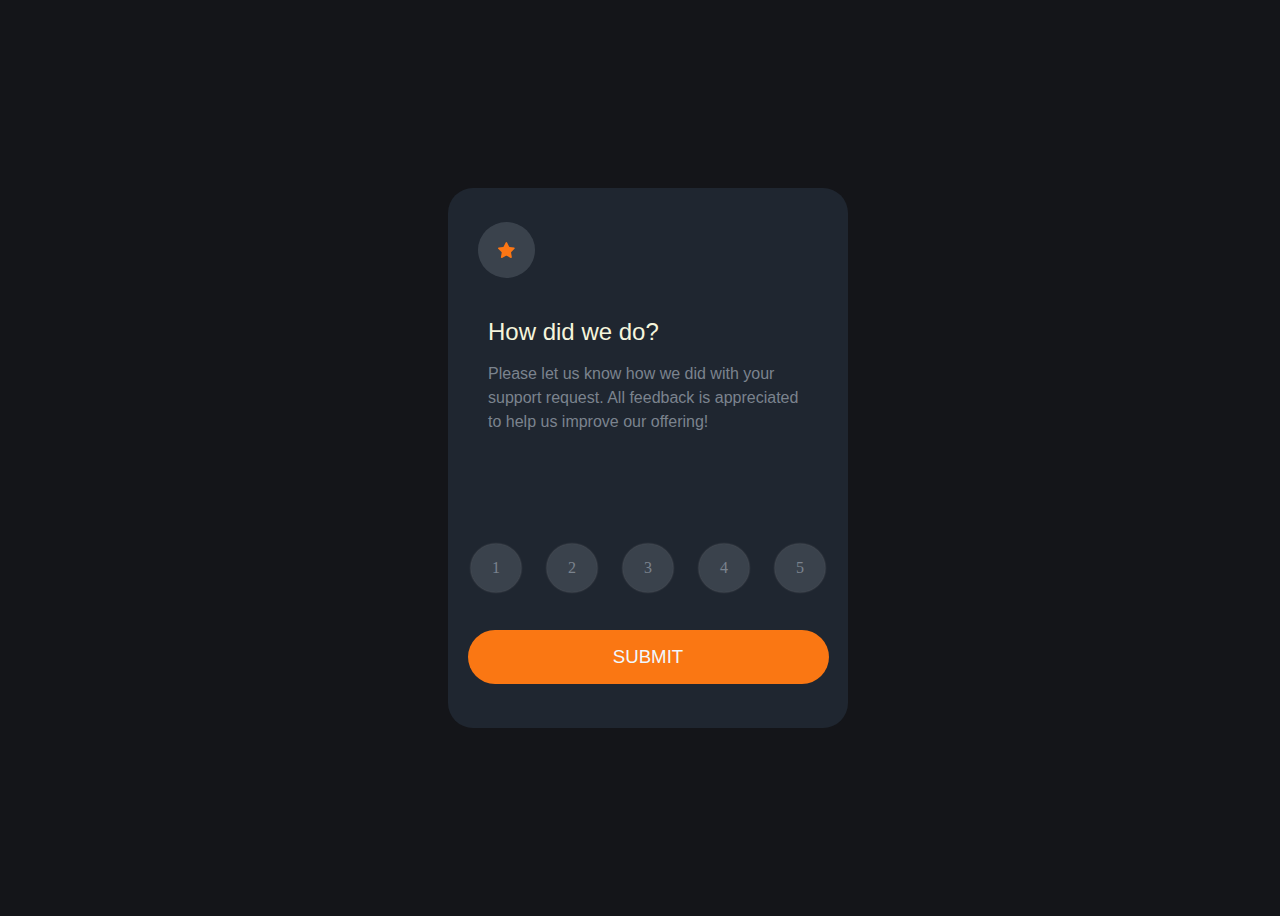
<file: IRC/index.html>
<!DOCTYPE html>
<html lang="en">

<head>
    <meta charset="UTF-8">
    <meta http-equiv="X-UA-Compatible" content="IE=edge">
    <meta name="viewport" content="width=device-width, initial-scale=1.0">
    <link rel="stylesheet" href="style.css">
    <title>Interactive rating component</title>
</head>

<body>
    <div class="container">
        <div class="menu_principal">
            <div class="logoStar">
                <div class="img_star"><img src="./images/icon-star.svg" alt=""></div>
            </div>
            <div class="info_text">
                <h1>How did we do?</h1>
                <p>Please let us know how we did with your support request. All feedback is appreciated to help us
                    improve our offering!</p>
            </div>
            <div class="rate">
                <div class="rate_value">
                    <div class="rating" id="rate1">1</div>
                    <div class="rating" id="rate2">2</div>
                    <div class="rating" id="rate3">3</div>
                    <div class="rating" id="rate4">4</div>
                    <div class="rating" id="rate5">5</div>
                </div>
            </div>
            <div class="button_submit">
                <button type="submit" id="button">SUBMIT</button>
            </div>
        </div>

    </div>

    <script>
        const ratingDiv = document.querySelectorAll('.rating');
        let selectedRating = null;

        ratingDiv.forEach(div => {
            div.addEventListener('click', () => {
                ratingDiv.forEach(newDiv => {
                    if (newDiv !== div) {
                        newDiv.classList.remove('clicked');
                    }
                });
                div.classList.add('clicked');
                selectedRating = div.textContent;
            });
        });

        const button = document.querySelector('#button');
        button.addEventListener('click', () => {
            localStorage.setItem('selectedRating', selectedRating);
            window.location.href = "secondPage.html";
        });

    </script>
</body>

</html>
</file>
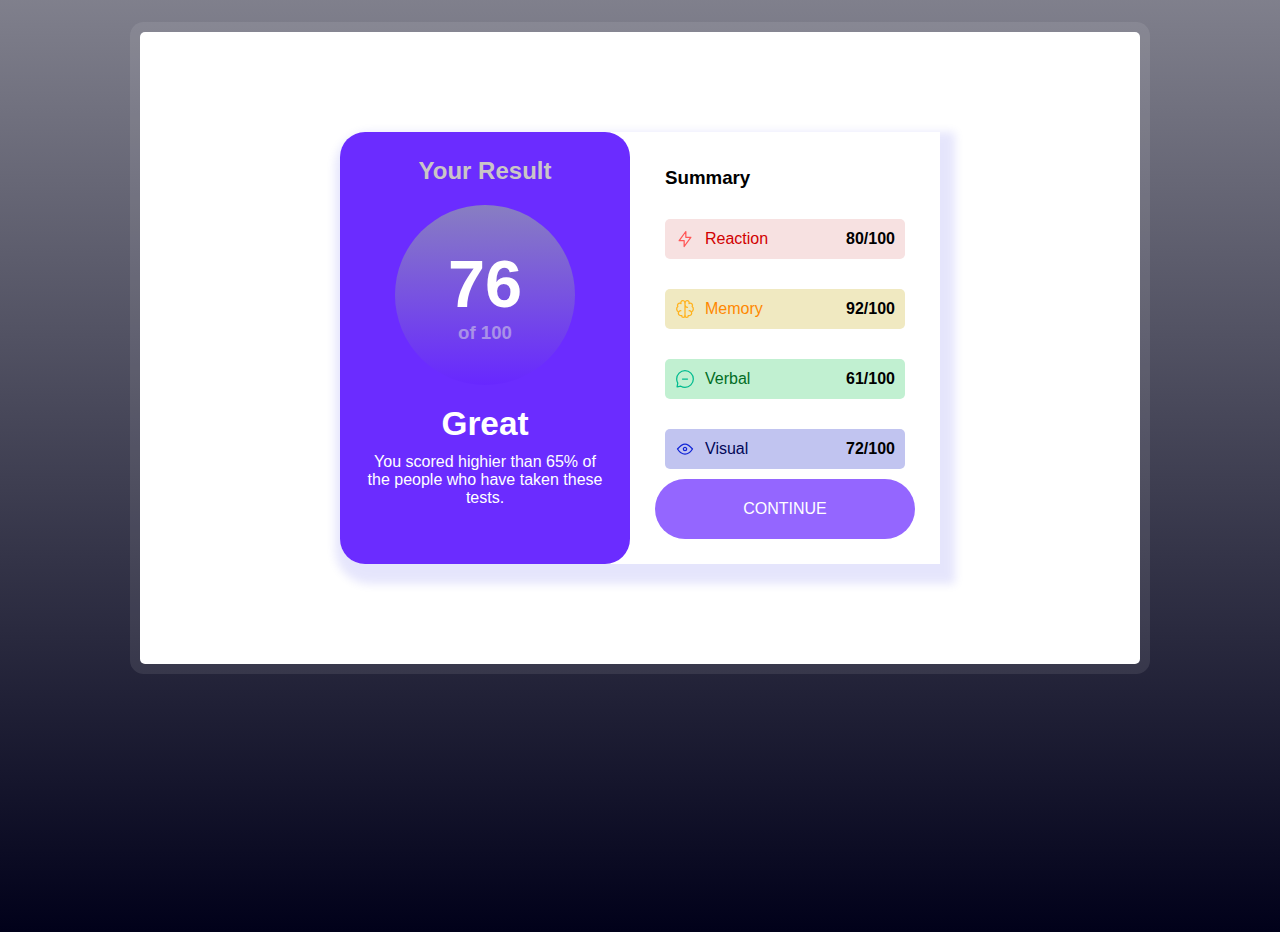
<file: MyTest/index.html>
<!DOCTYPE html>
<html lang="en">

<head>
    <meta charset="UTF-8">
    <meta http-equiv="X-UA-Compatible" content="IE=edge">
    <meta name="viewport" content="width=device-width, initial-scale=1.0">
    <link rel="stylesheet" href="myStyle.css">
    <title>Challange 1 - Summary</title>
</head>

<body>

    <div class="subContainer">
        <main class="container">
            <section class="yourResult">
                <h2 class="titleScore">Your Result</h2>
                <div class="scorePrincipal">
                    <p>
                    <h1>76</h1><sub>of 100</sub></p>
                </div>
                <div class="info">
                    <h2 class="subtitle">Great</h2>
                    <p>You scored highier than 65% of the people who have taken these tests.</p>
                </div>
            </section>
            <section class="summary">
                <div class="skills">
                    <h3>Summary</h3>
                </div>
                <div class="skills">
                    <div class="skill1">
                        <span><img src="./img/icon-reaction.svg"> Reaction</span>
                        <span class="spanScore">80/100</span>
                    </div>
                </div>
                <div class="skills">
                    <div class="skill2">
                        <span><img src="./img/icon-memory.svg"> Memory</span>
                        <span class="spanScore">92/100</span>
                    </div>
                </div>
                <div class="skills">
                    <div class="skill3">
                        <span><img src="./img/icon-verbal.svg"> Verbal</span>
                        <span class="spanScore">61/100</span>
                    </div>
                </div>
                <div class="skills">
                    <div class="skill4">
                        <span><img src="./img/icon-visual.svg"> Visual</span>
                        <span class="spanScore"> 72/100</span>
                    </div>
                </div>
                <button type="submit">CONTINUE</button>
            </section>
        </main>
    </div>

</body>

</html>
</file>
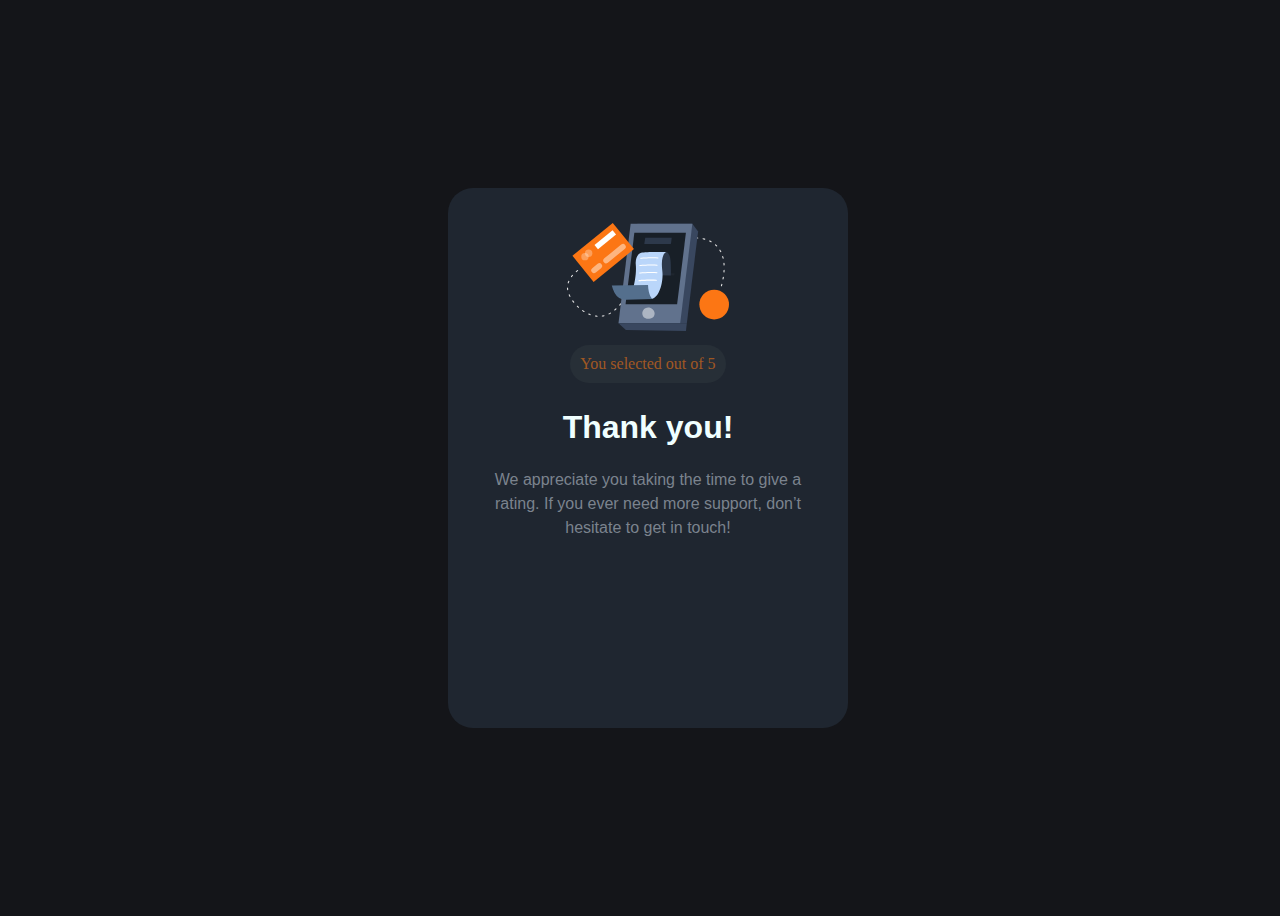
<file: IRC/secondPage.html>
<!DOCTYPE html>
<html lang="en">

<head>
    <meta charset="UTF-8">
    <meta http-equiv="X-UA-Compatible" content="IE=edge">
    <meta name="viewport" content="width=device-width, initial-scale=1.0">
    <link rel="stylesheet" href="styleTks.css">
    <title>Thanks paget</title>
</head>

<body>
    <div class="container">
        <div class="menu_principal">
            <div class="selected">
                <div class="imgThanks">
                    <svg width="162" height="108" xmlns="http://www.w3.org/2000/svg">
                        <g fill="none">
                            <path
                                d="M30 93.744h-.044a23.456 23.456 0 0 1-1.61-.189.543.543 0 0 1 .155-1.076c.52.076 1.04.135 1.563.178a.538.538 0 0 1-.043 1.076l-.022.01Zm5.37-.205a.538.538 0 0 1-.08-1.076 19.51 19.51 0 0 0 1.54-.306.536.536 0 0 1 .645.403.538.538 0 0 1-.397.646c-.537.129-1.074.236-1.611.323l-.097.01Zm-12.137-1.312a.536.536 0 0 1-.183-.033 24.346 24.346 0 0 1-1.525-.608.539.539 0 0 1 .424-.99c.483.21.983.404 1.472.587a.538.538 0 0 1-.188 1.044Zm18.759-.829a.538.538 0 0 1-.242-1.022c.467-.226.934-.479 1.39-.742a.536.536 0 1 1 .538.93c-.478.275-.967.538-1.45.78a.536.536 0 0 1-.258.054h.022Zm-24.994-2.292a.536.536 0 0 1-.29-.08c-.457-.29-.913-.597-1.36-.91a.536.536 0 1 1 .612-.882c.436.307.876.597 1.322.883a.538.538 0 0 1-.284.99Zm30.772-1.544a.537.537 0 0 1-.408-.193.539.539 0 0 1 .06-.759l.117-.124c.355-.306.715-.624 1.074-.957a.537.537 0 1 1 .73.79c-.375.345-.74.673-1.106.985l-.123.102a.537.537 0 0 1-.344.156Zm-36.326-2.69a.537.537 0 0 1-.36-.14c-.402-.37-.8-.747-1.18-1.124a.539.539 0 0 1 .751-.769c.376.371.763.737 1.155 1.076a.538.538 0 0 1 .032.764.537.537 0 0 1-.398.194Zm41.305-2.21a.537.537 0 0 1-.398-.899c.355-.393.715-.79 1.074-1.2a.537.537 0 1 1 .806.71c-.365.415-.725.818-1.074 1.21a.537.537 0 0 1-.408.152v.026ZM6.724 79.723a.537.537 0 0 1-.424-.204 41.79 41.79 0 0 1-.989-1.308.539.539 0 0 1 .124-.753.536.536 0 0 1 .746.124c.312.425.629.85.962 1.27a.539.539 0 0 1-.42.871Zm50.579-2.383a.539.539 0 0 1-.419-.877c.338-.414.677-.828 1.015-1.253a.537.537 0 1 1 .838.672l-1.02 1.259a.537.537 0 0 1-.414.199ZM2.9 73.887a.537.537 0 0 1-.473-.312c-.257-.5-.499-1-.714-1.485a.539.539 0 0 1 .685-.72c.133.052.24.154.298.285.21.462.44.946.687 1.425a.539.539 0 0 1-.483.786v.021Zm58.753-2.028a.537.537 0 0 1-.424-.866l.988-1.275a.537.537 0 1 1 .848.656l-.988 1.275a.537.537 0 0 1-.424.188v.022ZM.682 67.286a.537.537 0 0 1-.537-.462A17.06 17.06 0 0 1 0 65.16a.538.538 0 1 1 1.074 0c.018.519.063 1.036.134 1.55a.539.539 0 0 1-.462.607l-.064-.032Zm65.24-.973a.537.537 0 0 1-.43-.867l.984-1.28a.536.536 0 0 1 .853.65l-.993 1.265a.537.537 0 0 1-.414.21v.022Zm88.49-2.96a.724.724 0 0 1-.15 0 .537.537 0 0 1-.366-.666c.134-.474.28-.99.424-1.544a.538.538 0 0 1 .655-.388.537.537 0 0 1 .382.662c-.145.538-.29 1.076-.43 1.565a.537.537 0 0 1-.515.372Zm-84.247-2.592a.536.536 0 0 1-.424-.867l.983-1.28a.54.54 0 1 1 .854.662l-.989 1.275a.537.537 0 0 1-.413.183l-.01.027Zm-68.924-.382a.536.536 0 0 1-.156 0 .538.538 0 0 1-.355-.673 21.47 21.47 0 0 1 .537-1.565.537.537 0 1 1 .994.403c-.193.49-.37.985-.537 1.474a.537.537 0 0 1-.473.334l-.01.027Zm154.782-3.863a.311.311 0 0 1-.102 0 .538.538 0 0 1-.43-.624c.097-.538.188-1.044.28-1.582a.545.545 0 1 1 1.073.178c-.09.538-.182 1.076-.279 1.614a.537.537 0 0 1-.542.414ZM74.46 55.209a.537.537 0 0 1-.424-.872l1.004-1.27a.537.537 0 1 1 .838.673l-.999 1.264a.537.537 0 0 1-.408.205h-.01ZM4.436 54.165a.539.539 0 0 1-.43-.855c.323-.436.666-.872 1.02-1.297a.537.537 0 1 1 .822.694 22.92 22.92 0 0 0-.977 1.237.537.537 0 0 1-.435.221Zm74.408-4.417a.539.539 0 0 1-.414-.877l1.026-1.248a.537.537 0 1 1 .843.667l-1.02 1.243a.537.537 0 0 1-.435.215Zm78.124-.161h-.043a.538.538 0 0 1-.494-.576c.043-.538.075-1.076.107-1.614a.538.538 0 0 1 .564-.538c.295.018.52.27.505.565a54.253 54.253 0 0 1-.107 1.614.538.538 0 0 1-.532.549ZM9.28 49.13a.537.537 0 0 1-.338-.958c.8-.646 1.316-.99 1.337-1.006a.536.536 0 0 1 .59.898s-.499.334-1.25.942a.536.536 0 0 1-.35.124h.011Zm74.075-4.74a.537.537 0 0 1-.403-.888c.35-.408.704-.817 1.074-1.22a.537.537 0 1 1 .806.71c-.355.403-.71.806-1.074 1.215a.537.537 0 0 1-.414.183h.01Zm73.742-1.797a.537.537 0 0 1-.537-.505 54.325 54.325 0 0 0-.118-1.614.54.54 0 1 1 1.074-.097c.048.538.091 1.076.118 1.614 0 .285-.221.52-.505.538l-.032.064Zm-69.064-3.416a.537.537 0 0 1-.392-.904c.365-.398.735-.79 1.106-1.178a.536.536 0 0 1 .779.737l-1.074 1.173a.537.537 0 0 1-.44.172h.02Zm68.092-3.502a.537.537 0 0 1-.537-.409 22.668 22.668 0 0 0-.408-1.533.539.539 0 0 1 1.03-.307c.151.538.296 1.05.425 1.587a.539.539 0 0 1-.398.651l-.112.01Zm-63.221-1.512a.537.537 0 0 1-.376-.92l1.165-1.13a.537.537 0 1 1 .763.76c-.387.365-.768.741-1.155 1.118a.537.537 0 0 1-.419.172h.022Zm5.14-4.745a.537.537 0 0 1-.355-.941l1.235-1.076a.539.539 0 1 1 .693.828c-.408.34-.817.689-1.225 1.039a.537.537 0 0 1-.37.15h.021Zm55.197-.575c-.247-.468-.505-.931-.779-1.378a.537.537 0 1 1 .918-.554c.285.463.537.947.811 1.431a.539.539 0 0 1-.478.791.537.537 0 0 1-.472-.29ZM103.5 25.055a.539.539 0 0 1-.322-.974c.44-.322.88-.634 1.32-.946a.537.537 0 0 1 .845.394.54.54 0 0 1-.227.488l-1.3.93a.536.536 0 0 1-.338.108h.022Zm46.132-1.56a.537.537 0 0 1-.381-.161c-.359-.359-.74-.717-1.144-1.076a.536.536 0 1 1 .709-.807c.408.36.81.742 1.197 1.135a.539.539 0 0 1 0 .759.537.537 0 0 1-.403.15h.022Zm-40.279-2.28a.537.537 0 0 1-.274-1.001c.473-.275.946-.538 1.418-.797a.54.54 0 0 1 .81.474.542.542 0 0 1-.273.468c-.467.253-.929.538-1.39.785a.536.536 0 0 1-.344.07h.053Zm34.737-1.894a.504.504 0 0 1-.258-.07c-.451-.248-.924-.49-1.407-.716a.539.539 0 0 1 .462-.974c.499.237.988.49 1.46.748a.538.538 0 0 1-.257 1.012Zm-28.49-1.195a.537.537 0 0 1-.2-1.038c.505-.204 1.01-.398 1.52-.581a.537.537 0 0 1 .366 1.011c-.495.178-.989.366-1.483.57a.536.536 0 0 1-.247.038h.043Zm22.045-1.452a.777.777 0 0 1-.156 0c-.505-.15-1.02-.29-1.53-.41a.553.553 0 0 1 .252-1.075c.537.129 1.074.269 1.611.425a.542.542 0 0 1-.15 1.076l-.027-.016Zm-15.456-.597a.537.537 0 0 1-.118-1.066c.537-.107 1.074-.21 1.61-.29a.543.543 0 0 1 .59.735.544.544 0 0 1-.423.34c-.537.082-1.036.178-1.557.286a.365.365 0 0 1-.102-.005Zm8.555-.603h-.038a32.41 32.41 0 0 0-1.579-.06.538.538 0 0 1 0-1.075c.537 0 1.074.027 1.638.06a.538.538 0 0 1-.032 1.075h.01Z"
                                fill="#E6E6E6" />
                            <path fill="#39475F" d="M119.847 100.221H58.146L70.332.793h55.025l5.747 7.601z" />
                            <path fill="#61728D" d="M113.172 100.221H51.465L63.651.793h61.706z" />
                            <path fill="#181F27" d="M110.132 81.354H58.576l8.791-71.695h51.557z" />
                            <path fill="#1E252E" d="m92.743 50.055 14.897.177-.29 2.308-14.607-.252z" />
                            <path fill="#39475F" d="m51.465 100.221 7.422 6.864 60.037.915.923-7.779z" />
                            <path
                                d="M99.096 29.058s2.572.183 3.888 5.03c1.316 4.847.865 18.377.865 18.377l-11.096-.177s-5.537-20.137 6.343-23.23Z"
                                fill="#2D394B" />
                            <path fill="#FC7614" d="M5.42 32.843 45.778 0l21.18 26.119L26.603 58.96z" />
                            <path fill="#FFF" d="M27.49 21.931 45.56 7.226l3.497 4.313-18.07 14.706z" />
                            <path
                                d="m25.272 45.175 5.338-4.345a2.772 2.772 0 0 1 3.902.404 2.781 2.781 0 0 1-.404 3.91l-5.338 4.344a2.772 2.772 0 0 1-3.903-.404 2.781 2.781 0 0 1 .405-3.91ZM37.33 35.365l16.89-13.743a2.772 2.772 0 0 1 3.902.404 2.781 2.781 0 0 1-.405 3.909L40.83 39.679a2.772 2.772 0 0 1-3.903-.404 2.781 2.781 0 0 1 .405-3.91Z"
                                fill="#FFF" opacity=".46" />
                            <ellipse fill="#FFF" opacity=".3" cx="17.937" cy="33.636" rx="3.673" ry="3.68" />
                            <ellipse fill="#FFF" opacity=".3" cx="21.664" cy="30.284" rx="3.673" ry="3.68" />
                            <path
                                d="M99.096 29.058s-5.838 2.103-3.803 18.581c1.493 12.073-3.55 28.056-11.004 28.25-7.454.193-21.202-.463-21.202-.463s7.159-18.56 5.676-34.145a14.786 14.786 0 0 1 .763-6.456c.87-2.373 2.487-4.842 5.494-5.245 6.004-.818 24.076-.522 24.076-.522Z"
                                fill="#BAD6FA" />
                            <path
                                d="m58.957 76.63 26.342-.537s-4.017-3.992-4.27-14.154l-36.234.538a31.494 31.494 0 0 0 2.841 7.531 12.547 12.547 0 0 0 11.32 6.623Z"
                                fill="#546F8D" />
                            <path fill="#2D394B" d="m78.21 14.834-.918 6.041h26.621l.806-6.041z" />
                            <path
                                d="M85.54 86.19c-2.872-2.517-7.416-2.022-9.446 1.222a4.955 4.955 0 0 0-.8 2.647c0 3.98 2.744 6.59 8.227 5.492 4.184-.839 5.779-6.073 2.02-9.36Z"
                                fill="#FFF" opacity=".48" />
                            <ellipse fill="#FC7614" cx="147.188" cy="81.542" rx="14.812" ry="14.837" />
                            <path
                                d="M73.731 35.75a.537.537 0 0 1-.038-1.076c.113 0 11.343-.828 17.363-.29a.54.54 0 0 1-.096 1.076c-5.908-.538-17.079.274-17.186.285l-.043.005Zm-.891 7.279a.538.538 0 0 1-.038-1.076c.113 0 11.342-.828 17.363-.29a.54.54 0 0 1-.097 1.076c-5.907-.538-17.073.28-17.185.285l-.043.005Zm-.102 7.564a.538.538 0 0 1-.043-1.076c.112 0 11.347-.829 17.362-.29a.54.54 0 0 1-.096 1.075c-5.908-.538-17.073.28-17.186.286l-.037.005Zm-.715 7.564a.537.537 0 0 1-.037-1.076c.112 0 11.342-.829 17.362-.285a.54.54 0 0 1-.096 1.076c-5.908-.538-17.073.28-17.186.285h-.043Z"
                                fill="#FFF" />
                        </g>
                    </svg>
                </div>
                <div class="selectedRate">
                    You selected <span id="chooseRate"></span> out of 5
                </div>

                <div class="greeting">
                    <h1>Thank you!</h1>
                    <p>We appreciate you taking the time to give a rating. If you ever need more support,
                        don’t hesitate to get in touch!</p>
                </div>
            </div>

        </div>
    </div>

    <script>
        const selectedRating = localStorage.getItem('selectedRating');
        document.getElementById("chooseRate").innerHTML = selectedRating;
    </script>
</body>

</html>
</file>
<file: IRC/style.css>
*{
    box-sizing: border-box;
}

body{
    display: flex;
    justify-content: center;
    align-items: center;
    width: 100vw;
    height: 100vh;
    background-color: #141519;
}


.container{
    display: flex;
    justify-content: center;
    align-items: center;
    width: 100vw;
    height: 60vh;
}

.menu_principal{
    background: #1F2630;
    width: 400px;
    height: 100%;
    border-radius: 25px;
    padding: 10px;
}

.logoStar{
    display: flex;
    align-items: center;
    justify-content: flex-start;
    height: 20%;
    border-radius: inherit;
    padding: 0px 10px;
}

.img_star{
    display: flex;
    justify-content: center;
    align-items: center;
    background-color: rgba(123, 131, 142,0.3);;
    padding: 20px;
    border-radius: 50%;
    margin-left: 10px;
}

.menu_principal .info_text{
    font-family: Arial, Helvetica, sans-serif;
    height: 40%;
    text-align: left;
    padding: 0px 30px;
}

.info_text h1{
    color:beige;
    font-size: 18pt;
    font-weight: 400;
}

.info_text p{
    flex-wrap: wrap;
    color: #7B838E;    
    line-height: 1.5;
}

.menu_principal .rate{
    height: 20%;
}
.menu_principal .button_submit{
    height: 15%;
}

.rate{
    display: flex;
}

.rate_value{
    display: flex; 
    justify-content: space-around;
    align-items: center;
    color: white;
    width: 100%;
}


.rate_value div{
    display: flex;
    justify-content: space-around;
    align-items: center;
    border-radius: 50%;
    box-shadow: 0px 0px 2px 0px rgba(255, 255, 255,0.4);
    background-color: rgba(123, 131, 142,0.3);
    color: #7B838E;
    padding: 15px;
    width: 50px;
    margin-bottom: 20px;
}

.rate_value div:not(:active):not(.clicked):hover{
    transition: .3s all ease-in;
    cursor:pointer;
    background-color: #8a929e;
    color: azure;
}

.rate_value div.clicked{
    background-color: #FA7713;
    color: azure;
}


.button_submit{
    display: flex;
    justify-content: center;
    align-items: flex-start;
    width: 100%;
}

.button_submit button{
    border: none;
    font-weight:500;
    font-size: 14pt;
    width: 95%;
    height: 6vh;
    border-radius: 33px;
    background-color: #FA7713;
    color: aliceblue;
}

.button_submit button:hover{
    color: #FA7713;
    background-color: aliceblue;
    transition: .3s all ease-in;
}
</file>
<file: MyTest/myStyle.css>
*{
        margin: 0;
        padding: 0;
        font-family: Arial, Helvetica, sans-serif;
    }


    body{
        background: linear-gradient(to top, rgb(1, 1, 26) 0%, rgba(1, 1, 26, 0.5) 100%);
        height: 100vh;
    }
    .container{
        display: flex;
        flex-direction: row;
        max-width: 600px;
        column-gap: 25px;
        margin: 100px auto;
        border-radius: 25px 0 0 25px;
        background-color: white;
        box-shadow: 5px 10px 10px  10px rgba(0, 0, 228, 0.1);

    }

    .subContainer{
        display: flex;
        justify-content: center;
        /* align-items: center; */
        margin: 2em auto;
        background-color: white;
        width: 1000px;
        height: auto;
        border-radius: 5px;
        box-shadow: 0px 0px 0px  10px rgba(255, 255, 255, 0.09);
    }
    .yourResult{
        display: flex;
        flex-direction: column;
        padding-top: 25px;
        /* justify-content: space-around; */
        align-items: center;
        /* background-color:  rgba(138, 2, 133, 0.3); */
        background-color:  rgba(76, 0, 255, 0.829);
        max-width: 300px;
        min-height: 300px;
        border-radius:25px;
    }

    .titleScore{
        color: rgb(202, 198, 198);
    }

    div.scorePrincipal{
        display: flex;
        flex-direction: column;
        justify-content: center;
        align-items: center;
        text-align: center;
        color: white;
        margin: 20px auto;
        height: 180px;
        width: 180px;
        /* background: linear-gradient( to bottom, rgba(226, 19, 219, 0.829), #E1BDDF ); */
        background: linear-gradient( to top, rgba(76, 0, 255, 0.1),#887ec2 );
        box-sizing: border-box;
        border-radius: 50%;
        
    }

    .scorePrincipal >:nth-child(2){
        font-family: Arial, Helvetica, sans-serif;
        font-size: 50pt;
    }

    sub{
        font-weight: bolder;
        font-size: 14pt;
        color: rgba(226, 226, 226, 0.5);
    }

    .subtitle{
        font-size: 25pt;
    }

    .info{
        display: flex;
        flex-direction: column;
        justify-content: center;
        align-items: center;
        text-align: center;
        padding: 0 25px;
        row-gap: 10px;
        color: white;
    }


    /*SUMMARY INTERFACE SETTINGS*/
    .summary{
        display: flex;
        margin-top: 25px;
        justify-content: flex-start;
        flex-direction: column;
        flex-basis: 200px;
        gap: 10px;
        padding-right: 25px;
        padding-bottom: 25px;
    }


    .skills{
        display: flex;
        justify-content: space-between;
        border-radius: 10px;
        padding: 10px;
    }

    .skills> .skill1,.skill2,.skill3,.skill4{
        display: flex;
        justify-content: space-between;
        align-items: center;
        min-width: 220px;
        font-weight: bold;
        padding: 10px;
        border-radius: 5px;
        margin: 0 auto;
    }

    .skill1{
        background-color: rgb(247, 225, 225);
        color:  rgb(209, 0, 0);
    }
    .skill2{
        background-color: rgb(240, 233, 193);
        color: rgb(255, 136, 0);
    }
    .skill3{
        background-color: rgb(193, 240, 209);
        color: rgb(1, 109, 37);
    }
    .skill4{
        background-color: rgb(193, 196, 240);
        color: rgb(2, 8, 88);
    }

    button{
        margin-top: -10px;
        height: 60px;
        border-radius: 50px;
        background-color:  rgba(76, 0, 255, 0.6);
        transition: 1s;
        color: white;
        border: 0;
        padding: 5px;
        font-size: 12pt;
    }

    button:hover{
        background-color: rgb(76, 0, 255);
        color: white;
        border: 1;
    }
    span{
        display: flex;
        gap:10px;
        align-items: center;
        justify-content: center;
        font-size: 12pt;
        font-weight: lighter;
    }

    span.spanScore{
        color: black;
        font-weight: bolder;
    }

    @media (max-width: 600px){
        .container{
            display: flex;
            flex-direction: column;
            border-radius: 25px 25px 0 0;
        }

    body{ width:  300px; margin: 0 auto;}

    .yourResult{
        border-radius: 25px;
    }
        .summary{
            display: flex;
            max-width: 300px;
            margin-bottom: 25px;
            padding: 0 25px;
        }
        
    .skills > h3{
        display: flex;
        font-size: 16pt;
        color: gray;
    }
    }
</file>
<file: IRC/styleTks.css>
*{
    box-sizing: border-box;
}

body{
    display: flex;
    justify-content: center;
    align-items: center;
    width: 100vw;
    height: 100vh;
    background-color: #141519;
}


.container{
    display: flex;
    justify-content: center;
    align-items: center;
    width: 100vw;
    height: 60vh;
}

.menu_principal{

    background: #1F2630;
    text-align: center;
    width: 400px;
    height: 100%;
    border-radius: 25px;
    padding: 10px;
}


.selected{
    display: flex;
    align-items: center;
    flex-direction: column;
    height: 100%;
    padding: 20px;
}

.imgThanks{
    padding: 5px 20px;

}
.selectedRate{
    margin: 5px;
    padding: 10px;
    border-radius: 25px;
    color: #fa771396;
    background-color: #272F37;


}
.greeting{
font-family: Arial, Helvetica, sans-serif;
}

.greeting h1{
    color: azure;
}

.greeting p{
    color: #7B838E;
    line-height: 1.5;
}
</file>
